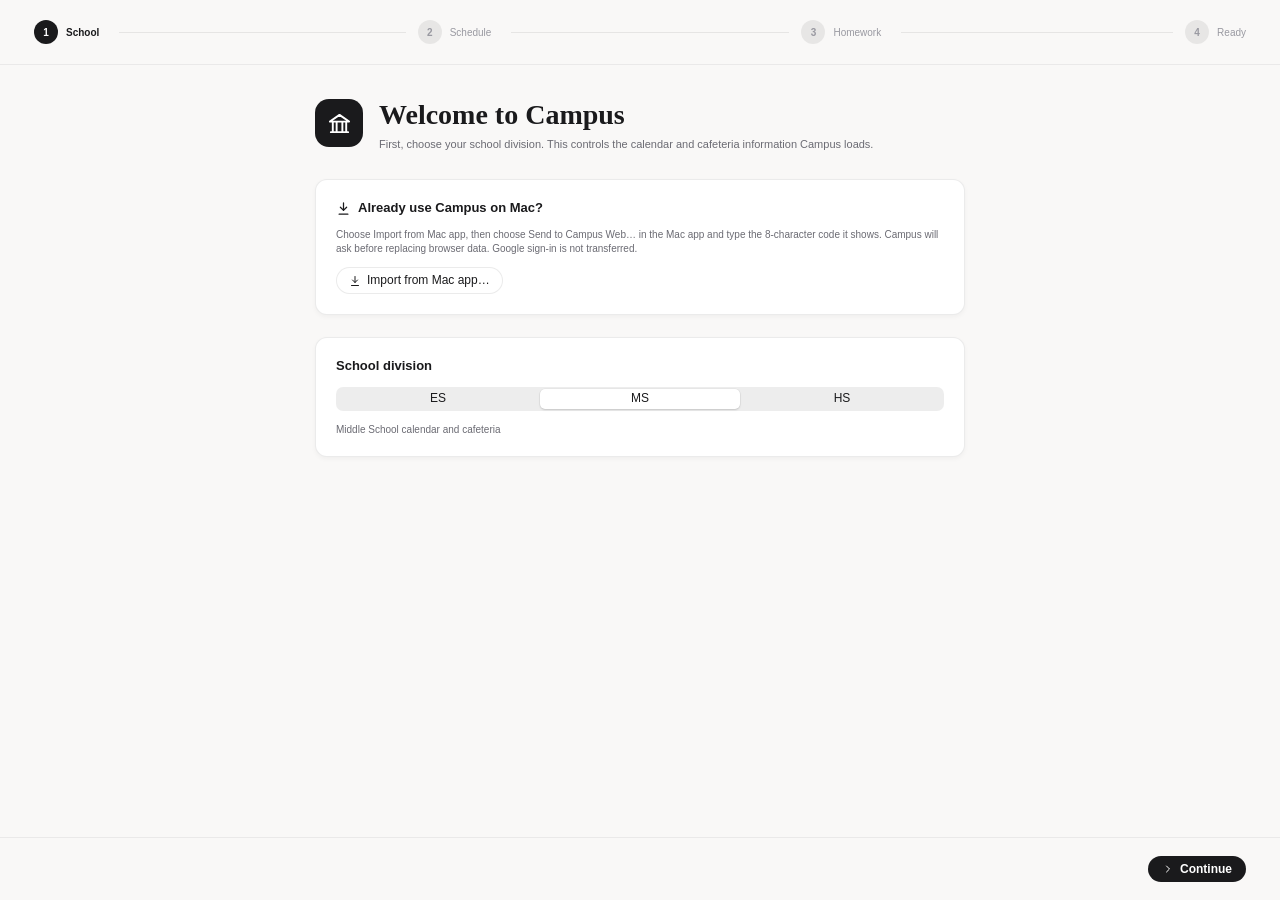
<file: index.html>
<!doctype html>
<html lang="en">
<head>
  <meta charset="utf-8">
  <meta name="viewport" content="width=device-width, initial-scale=1">
  <meta name="theme-color" content="#f9f8f7">
  <meta name="description" content="Campus keeps your KIS schedule, homework, calendar, and cafeteria menu together on this device.">
  <link rel="icon" type="image/png" href="campus-favicon-32.png">
  <link rel="manifest" href="manifest.webmanifest">
  <link rel="apple-touch-icon" href="campus-icon-192.png">
  <title>Campus</title>
  <link rel="stylesheet" href="styles.css">
  <link rel="stylesheet" href="extras.css">
  <script defer src="powerschool.js"></script>
  <script defer src="google.js"></script>
  <script defer src="transfer.js"></script>
  <script defer src="qr.js"></script>
  <script defer src="app.js"></script>
</head>
<body>
  <div class="app-shell">
    <aside class="sidebar" aria-label="Main navigation">
      <div class="brand"><span class="brand-mark"><img src="campus-icon-64.png" alt=""></span><span>Campus</span></div>
      <nav class="navigation" id="navigation"></nav>
      <div class="sidebar-bottom"><div id="app-promo"></div><button type="button" id="settings-button" class="nav-item"></button><div class="local-note">Saved on this device</div><div class="sidebar-legal"><a href="privacy.html">Privacy</a><a href="terms.html">Terms</a></div></div>
    </aside>
    <div class="main-column">
      <header class="topbar"><button class="mobile-brand" id="mobile-menu" type="button" aria-label="Open menu">☰</button><div class="topbar-title">Campus</div><div id="topbar-meta" class="topbar-meta"></div></header>
      <main id="view" class="view" tabindex="-1"></main>
    </div>
  </div>
  <div id="modal-root"></div>
  <div id="toast-root" aria-live="polite"></div>
</body>
</html>
</file>
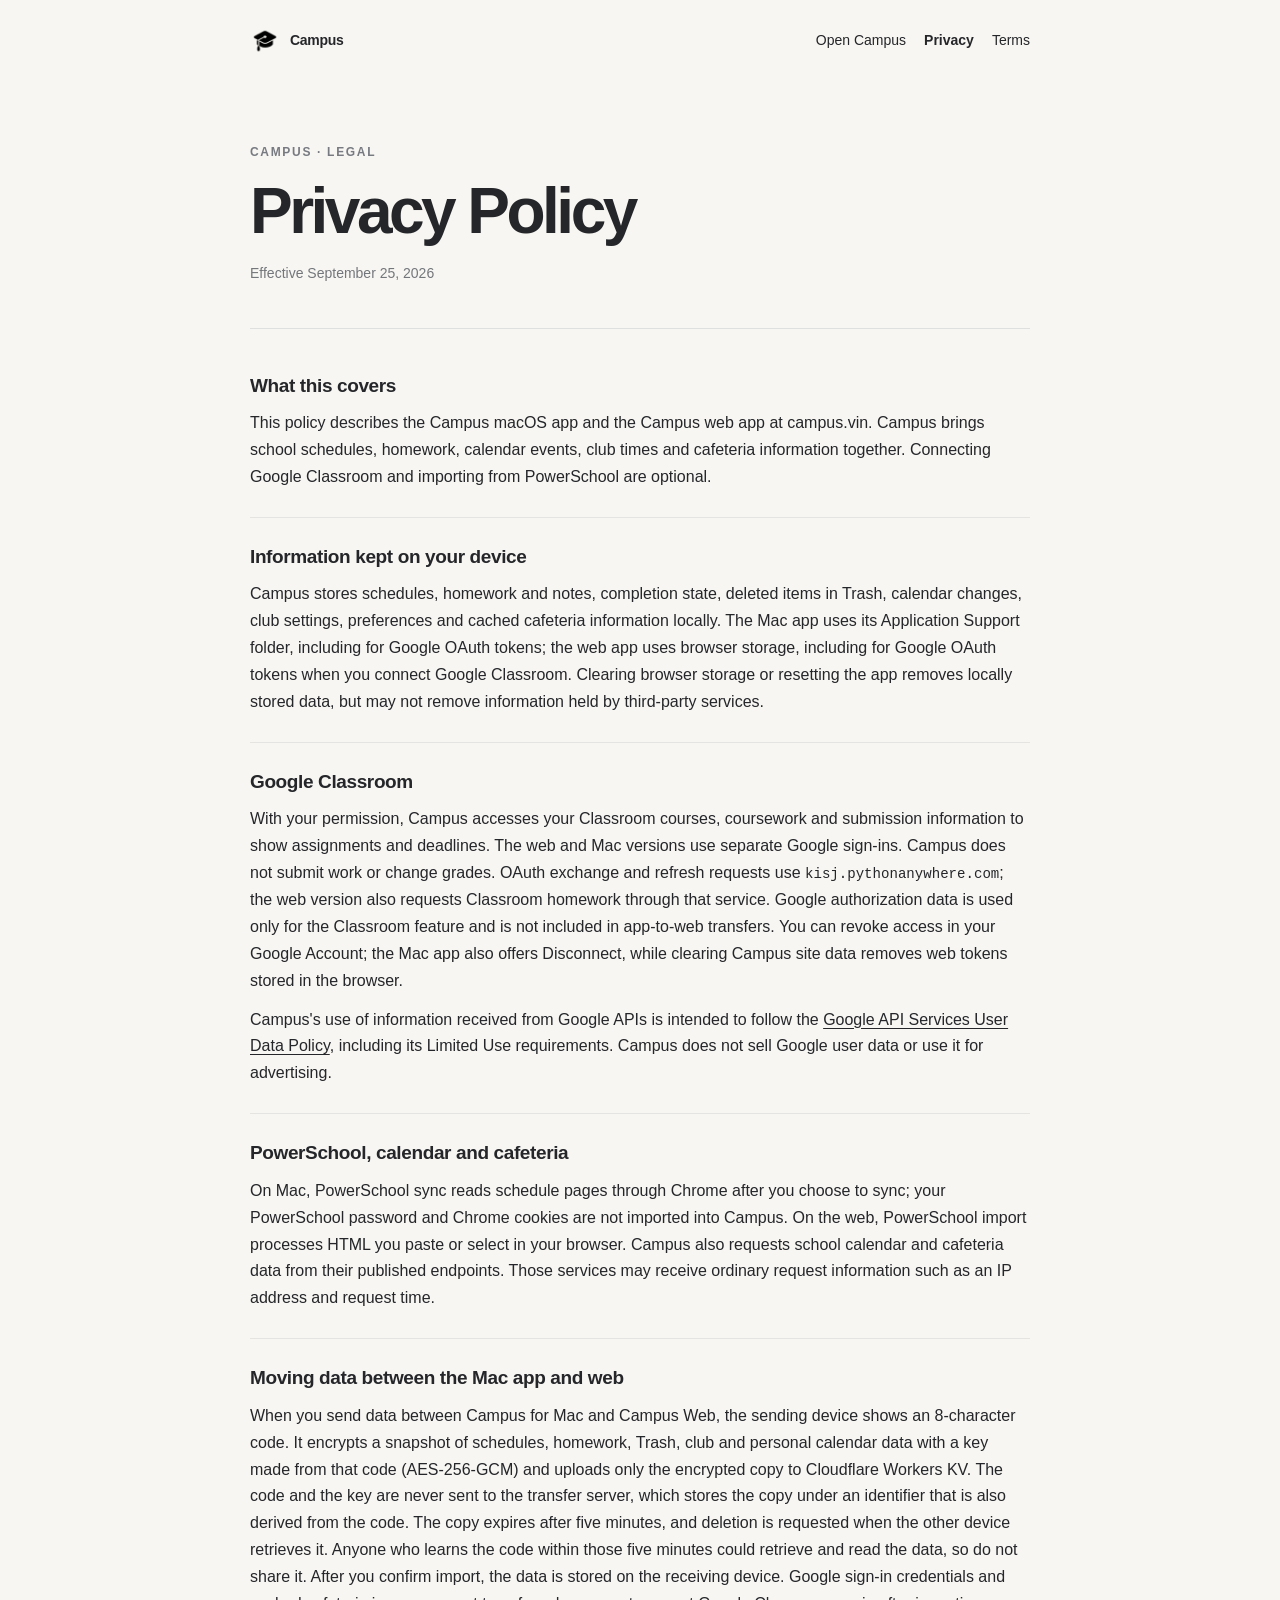
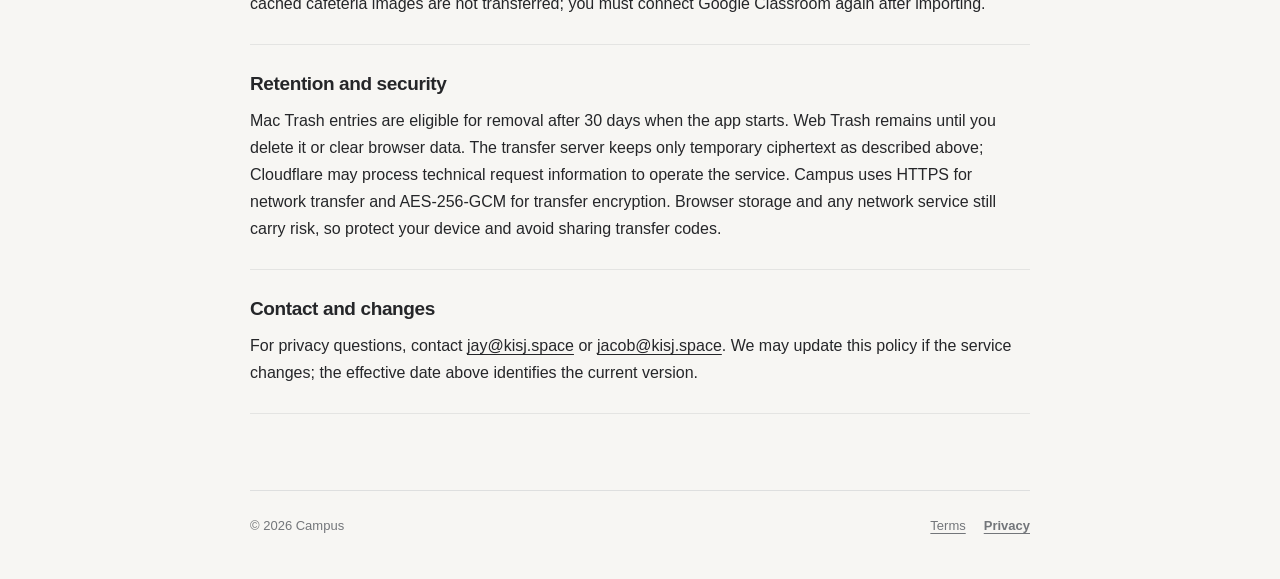
<file: privacy.html>
<!doctype html>
<html lang="en">
<head>
  <meta charset="utf-8">
  <meta name="viewport" content="width=device-width, initial-scale=1">
  <meta name="description" content="How Campus handles data in the Mac app and web version.">
  <link rel="icon" type="image/png" href="campus-favicon-32.png">
  <link rel="stylesheet" href="legal.css">
  <title>Privacy Policy · Campus</title>
</head>
<body>
  <div class="legal-shell">
    <nav class="legal-nav" aria-label="Site navigation">
      <a class="brand" href="/"><img src="campus-icon-64.png" alt="">Campus</a>
      <div class="legal-links"><a href="/">Open Campus</a><a href="privacy.html" aria-current="page">Privacy</a><a href="terms.html">Terms</a></div>
    </nav>
    <header>
      <p class="eyebrow">Campus · Legal</p>
      <h1>Privacy Policy</h1>
      <p class="effective">Effective September 25, 2026</p>
    </header>
    <main>
      <section>
        <h2>What this covers</h2>
        <p>This policy describes the Campus macOS app and the Campus web app at campus.vin. Campus brings school schedules, homework, calendar events, club times and cafeteria information together. Connecting Google Classroom and importing from PowerSchool are optional.</p>
      </section>
      <section>
        <h2>Information kept on your device</h2>
        <p>Campus stores schedules, homework and notes, completion state, deleted items in Trash, calendar changes, club settings, preferences and cached cafeteria information locally. The Mac app uses its Application Support folder, including for Google OAuth tokens; the web app uses browser storage, including for Google OAuth tokens when you connect Google Classroom. Clearing browser storage or resetting the app removes locally stored data, but may not remove information held by third-party services.</p>
      </section>
      <section>
        <h2>Google Classroom</h2>
        <p>With your permission, Campus accesses your Classroom courses, coursework and submission information to show assignments and deadlines. The web and Mac versions use separate Google sign-ins. Campus does not submit work or change grades. OAuth exchange and refresh requests use <code>kisj.pythonanywhere.com</code>; the web version also requests Classroom homework through that service. Google authorization data is used only for the Classroom feature and is not included in app-to-web transfers. You can revoke access in your Google Account; the Mac app also offers Disconnect, while clearing Campus site data removes web tokens stored in the browser.</p>
        <p>Campus's use of information received from Google APIs is intended to follow the <a href="https://developers.google.com/terms/api-services-user-data-policy">Google API Services User Data Policy</a>, including its Limited Use requirements. Campus does not sell Google user data or use it for advertising.</p>
      </section>
      <section>
        <h2>PowerSchool, calendar and cafeteria</h2>
        <p>On Mac, PowerSchool sync reads schedule pages through Chrome after you choose to sync; your PowerSchool password and Chrome cookies are not imported into Campus. On the web, PowerSchool import processes HTML you paste or select in your browser. Campus also requests school calendar and cafeteria data from their published endpoints. Those services may receive ordinary request information such as an IP address and request time.</p>
      </section>
      <section>
        <h2>Moving data between the Mac app and web</h2>
        <p>When you send data between Campus for Mac and Campus Web, the sending device shows an 8-character code. It encrypts a snapshot of schedules, homework, Trash, club and personal calendar data with a key made from that code (AES-256-GCM) and uploads only the encrypted copy to Cloudflare Workers KV. The code and the key are never sent to the transfer server, which stores the copy under an identifier that is also derived from the code. The copy expires after five minutes, and deletion is requested when the other device retrieves it. Anyone who learns the code within those five minutes could retrieve and read the data, so do not share it. After you confirm import, the data is stored on the receiving device. Google sign-in credentials and cached cafeteria images are not transferred; you must connect Google Classroom again after importing.</p>
      </section>
      <section>
        <h2>Retention and security</h2>
        <p>Mac Trash entries are eligible for removal after 30 days when the app starts. Web Trash remains until you delete it or clear browser data. The transfer server keeps only temporary ciphertext as described above; Cloudflare may process technical request information to operate the service. Campus uses HTTPS for network transfer and AES-256-GCM for transfer encryption. Browser storage and any network service still carry risk, so protect your device and avoid sharing transfer codes.</p>
      </section>
      <section>
        <h2>Contact and changes</h2>
        <p>For privacy questions, contact <a href="mailto:jay@kisj.space">jay@kisj.space</a> or <a href="mailto:jacob@kisj.space">jacob@kisj.space</a>. We may update this policy if the service changes; the effective date above identifies the current version.</p>
      </section>
    </main>
    <footer><span>© 2026 Campus</span><div class="legal-links"><a href="terms.html">Terms</a><a href="privacy.html" aria-current="page">Privacy</a></div></footer>
  </div>
</body>
</html>
</file>
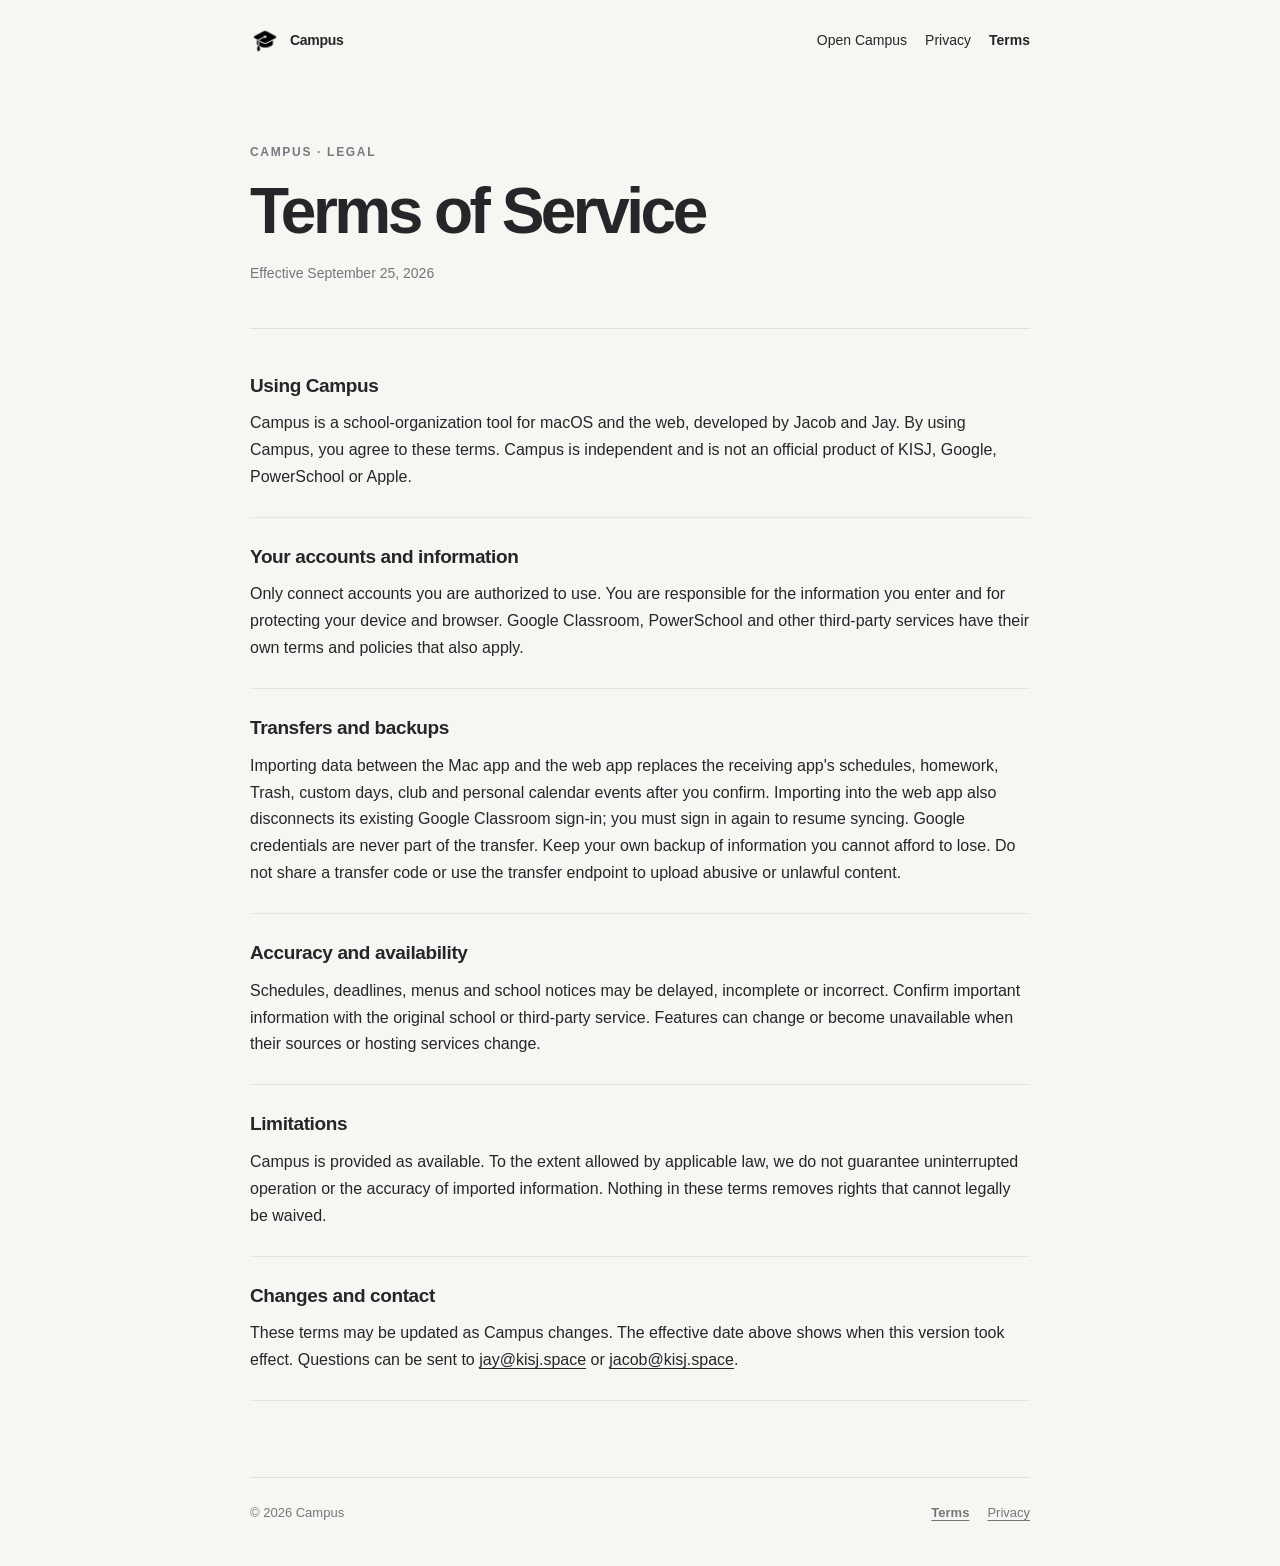
<file: terms.html>
<!doctype html>
<html lang="en">
<head>
  <meta charset="utf-8">
  <meta name="viewport" content="width=device-width, initial-scale=1">
  <meta name="description" content="Terms for the Campus Mac and web apps.">
  <link rel="icon" type="image/png" href="campus-favicon-32.png">
  <link rel="stylesheet" href="legal.css">
  <title>Terms of Service · Campus</title>
</head>
<body>
  <div class="legal-shell">
    <nav class="legal-nav" aria-label="Site navigation">
      <a class="brand" href="/"><img src="campus-icon-64.png" alt="">Campus</a>
      <div class="legal-links"><a href="/">Open Campus</a><a href="privacy.html">Privacy</a><a href="terms.html" aria-current="page">Terms</a></div>
    </nav>
    <header>
      <p class="eyebrow">Campus · Legal</p>
      <h1>Terms of Service</h1>
      <p class="effective">Effective September 25, 2026</p>
    </header>
    <main>
      <section>
        <h2>Using Campus</h2>
        <p>Campus is a school-organization tool for macOS and the web, developed by Jacob and Jay. By using Campus, you agree to these terms. Campus is independent and is not an official product of KISJ, Google, PowerSchool or Apple.</p>
      </section>
      <section>
        <h2>Your accounts and information</h2>
        <p>Only connect accounts you are authorized to use. You are responsible for the information you enter and for protecting your device and browser. Google Classroom, PowerSchool and other third-party services have their own terms and policies that also apply.</p>
      </section>
      <section>
        <h2>Transfers and backups</h2>
        <p>Importing data between the Mac app and the web app replaces the receiving app's schedules, homework, Trash, custom days, club and personal calendar events after you confirm. Importing into the web app also disconnects its existing Google Classroom sign-in; you must sign in again to resume syncing. Google credentials are never part of the transfer. Keep your own backup of information you cannot afford to lose. Do not share a transfer code or use the transfer endpoint to upload abusive or unlawful content.</p>
      </section>
      <section>
        <h2>Accuracy and availability</h2>
        <p>Schedules, deadlines, menus and school notices may be delayed, incomplete or incorrect. Confirm important information with the original school or third-party service. Features can change or become unavailable when their sources or hosting services change.</p>
      </section>
      <section>
        <h2>Limitations</h2>
        <p>Campus is provided as available. To the extent allowed by applicable law, we do not guarantee uninterrupted operation or the accuracy of imported information. Nothing in these terms removes rights that cannot legally be waived.</p>
      </section>
      <section>
        <h2>Changes and contact</h2>
        <p>These terms may be updated as Campus changes. The effective date above shows when this version took effect. Questions can be sent to <a href="mailto:jay@kisj.space">jay@kisj.space</a> or <a href="mailto:jacob@kisj.space">jacob@kisj.space</a>.</p>
      </section>
    </main>
    <footer><span>© 2026 Campus</span><div class="legal-links"><a href="terms.html" aria-current="page">Terms</a><a href="privacy.html">Privacy</a></div></footer>
  </div>
</body>
</html>
</file>
<file: styles.css>
/* Campus Web — mirrors the SwiftUI Mac app (Theme.swift, Components.swift). */
:root {
  --campus-ink: #1a1a1c;
  --campus-sub: #6b6b73;
  --campus-faint: #9999a1;
  --campus-line: rgba(0, 0, 0, .08);
  --campus-hairline: rgba(0, 0, 0, .06);
  --campus-fill: rgba(0, 0, 0, .04);
  --campus-fill-strong: rgba(0, 0, 0, .07);
  --campus-canvas: #f9f8f7;
  --campus-surface: #fff;
  --campus-on-ink: #fff;
  --campus-sidebar: #efeeed;
  --campus-selection: rgba(0, 0, 0, .08);
  --campus-red: #c73a3a;
  --campus-control: #fff;
  --font: -apple-system, BlinkMacSystemFont, "SF Pro Text", "Helvetica Neue", Arial, sans-serif;
  --serif: ui-serif, "New York", "Iowan Old Style", Georgia, "Times New Roman", serif;
  --mono: ui-monospace, "SF Mono", Menlo, monospace;
  color-scheme: light;
  font: 13px/1.3 var(--font);
  -webkit-font-smoothing: antialiased;
  font-synthesis: none;
}
body[data-theme="dark"] {
  --campus-ink: #ededed;
  --campus-sub: #b8b8b8;
  --campus-faint: #9b9b9b;
  --campus-line: rgba(255, 255, 255, .12);
  --campus-hairline: rgba(255, 255, 255, .08);
  --campus-fill: rgba(255, 255, 255, .05);
  --campus-fill-strong: rgba(255, 255, 255, .1);
  --campus-canvas: #2b2e33;
  --campus-surface: #383b40;
  --campus-on-ink: #1a1a1a;
  --campus-sidebar: #232529;
  --campus-selection: rgba(255, 255, 255, .1);
  --campus-red: #ff6961;
  --campus-control: #45484d;
  color-scheme: dark;
}
* { box-sizing: border-box; }
html, body { height: 100%; }
body { margin: 0; color: var(--campus-ink); background: var(--campus-canvas); }
button, input, select, textarea { font: inherit; color: inherit; }
button { cursor: pointer; }
button:disabled { cursor: default; }
a { color: inherit; }
:focus-visible { outline: 2px solid color-mix(in srgb, var(--campus-ink) 55%, transparent); outline-offset: 2px; }
[hidden] { display: none !important; }

/* Type */
.micro { font-size: 10.5px; font-weight: 600; letter-spacing: 1.3px; text-transform: uppercase; color: var(--campus-faint); line-height: 1.2; }
.headline { font-size: 13px; font-weight: 700; color: var(--campus-ink); }
.subheadline { font-size: 11px; line-height: 1.35; }
.caption { font-size: 10px; line-height: 1.35; }
.caption2 { font-size: 10px; line-height: 1.3; }
.strong { font-weight: 600; color: var(--campus-ink); }
.ink { color: var(--campus-ink); }
.sub { color: var(--campus-sub); }
.faint { color: var(--campus-faint); }
.mono { font-variant-numeric: tabular-nums; }
.one-line { white-space: nowrap; overflow: hidden; text-overflow: ellipsis; min-width: 0; }
.grow { flex: 1 1 auto; min-width: 0; }
.spacer { flex: 1 1 auto; }
.display-20, .display-22, .display-24 { margin: 0; font-family: var(--serif); font-weight: 600; color: var(--campus-ink); line-height: 1.15; }
.display-20 { font-size: 20px; }
.display-22 { font-size: 22px; }
.display-24 { font-size: 24px; }
.icon { width: 14px; height: 14px; flex: none; }

/* Window shell: NavigationSplitView */
.app-shell { height: 100vh; display: grid; grid-template-columns: 200px minmax(0, 1fr); }
.sidebar { display: flex; flex-direction: column; height: 100vh; padding: 14px 10px 12px; background: var(--campus-sidebar); border-right: 1px solid var(--campus-line); overflow: auto; }
.brand { padding: 4px 8px 14px; font-size: 13px; font-weight: 700; color: var(--campus-ink); }
.brand-mark { display: none; }
.navigation { display: flex; flex-direction: column; gap: 1px; }
.nav-heading { padding: 16px 8px 5px; }
.nav-item { display: flex; align-items: center; gap: 8px; width: 100%; height: 28px; padding: 0 8px; border: 0; border-radius: 6px; background: none; color: var(--campus-ink); font-size: 13px; text-align: left; }
.nav-item .nav-icon { width: 15px; height: 15px; color: var(--campus-ink); stroke-width: 1.7; }
.nav-item:hover { background: var(--campus-fill); }
.nav-item.active { background: var(--campus-selection); font-weight: 500; }
.nav-badge { margin-left: auto; padding: 1px 6px; border-radius: 999px; background: var(--campus-fill); color: var(--campus-sub); font-size: 10px; font-weight: 600; font-variant-numeric: tabular-nums; }
.sidebar-bottom { margin-top: auto; padding-top: 8px; }
#settings-button { color: var(--campus-sub); height: 32px; }
#settings-button .nav-icon { color: var(--campus-sub); }
#settings-button:hover { background: none; opacity: .72; }
.local-note { display: none; }
.app-promo { position: relative; margin: 0 0 8px; border: 1px solid var(--campus-line); border-radius: 10px; background: var(--campus-surface); }
.app-promo:hover { border-color: var(--campus-fill-strong); background: color-mix(in srgb, var(--campus-surface) 92%, var(--campus-ink)); }
.app-promo-link { display: flex; align-items: center; gap: 8px; padding: 9px 26px 9px 9px; color: var(--campus-ink); text-decoration: none; }
.app-promo-link img { width: 28px; height: 28px; flex: none; }
.app-promo-link > span { display: flex; flex-direction: column; gap: 1px; min-width: 0; }
.app-promo-title { font-size: 12px; font-weight: 600; }
.app-promo-sub { font-size: 10.5px; line-height: 1.3; color: var(--campus-sub); }
.app-promo-close { position: absolute; top: 4px; right: 4px; display: grid; place-items: center; width: 20px; height: 20px; padding: 0; border: 0; border-radius: 5px; background: none; color: var(--campus-faint); }
.app-promo-close:hover { background: var(--campus-fill-strong); color: var(--campus-ink); }
.app-promo-close .icon { width: 11px; height: 11px; }
.sidebar-legal { display: flex; gap: 12px; padding: 4px 8px 0; font-size: 10px; color: var(--campus-faint); }
.sidebar-legal a { text-decoration: none; }
.sidebar-legal a:hover { text-decoration: underline; }
.main-column { min-width: 0; height: 100vh; display: flex; flex-direction: column; }
.topbar { display: none; }
.view { flex: 1; min-height: 0; overflow: auto; outline: none; background: var(--campus-canvas); }
.page { padding: 28px; display: flex; flex-direction: column; gap: 16px; min-height: 100%; }

/* SectionHeader */
.section-header { display: flex; align-items: center; gap: 12px; }
.section-title { flex: 1 1 auto; min-width: 0; }
.section-title h1 { margin: 0; font: 600 30px/1.15 var(--serif); color: var(--campus-ink); }
.section-title p { margin: 5px 0 0; font-size: 11px; color: var(--campus-sub); }
.header-pills { display: flex; gap: 8px; align-self: baseline; }

/* Card */
.card { background: var(--campus-surface); border: 1px solid var(--campus-line); border-radius: 12px; box-shadow: 0 2px 5px rgba(0, 0, 0, .04); padding: 18px; min-width: 0; }
.card-head { display: flex; align-items: center; gap: 7px; margin-bottom: 14px; }
.card-head > .icon { width: 12px; height: 12px; color: var(--campus-faint); stroke-width: 2.2; }
.hairline { height: 1px; background: var(--campus-hairline); flex: none; }
.rows > * + * { border-top: 1px solid var(--campus-hairline); }

/* TagPill */
.pill { display: inline-flex; align-items: center; padding: 3px 7px; border: 1px solid var(--campus-line); border-radius: 999px; color: var(--campus-sub); font-size: 9.5px; font-weight: 700; letter-spacing: .8px; text-transform: uppercase; white-space: nowrap; line-height: 1.1; }
.pill.filled { background: var(--campus-ink); border-color: transparent; color: var(--campus-on-ink); }

/* Deadline badge */
.deadline { display: inline-flex; flex: none; padding: 3px 7px; border-radius: 999px; font-size: 9.5px; font-weight: 700; letter-spacing: .6px; font-variant-numeric: tabular-nums; white-space: nowrap; color: var(--tone); background: var(--tone-bg); box-shadow: inset 0 0 0 1px color-mix(in srgb, var(--tone) 16%, transparent); }
.deadline.done, .deadline.plain { --tone: var(--campus-sub); --tone-bg: var(--campus-fill); }
.deadline.overdue { --tone: #ad1414; --tone-bg: rgba(255, 59, 48, .11); }
.deadline.red { --tone: #b80f0d; --tone-bg: rgba(255, 59, 48, .14); }
.deadline.orange { --tone: #b84a05; --tone-bg: rgba(255, 149, 0, .16); }
.deadline.yellow { --tone: #8c6b05; --tone-bg: rgba(255, 204, 0, .22); }
body[data-theme="dark"] .deadline.overdue, body[data-theme="dark"] .deadline.red { --tone: #ff8a80; }
body[data-theme="dark"] .deadline.orange { --tone: #ffb35c; }
body[data-theme="dark"] .deadline.yellow { --tone: #ffd54f; }

/* Buttons: campusProminent / campusOutline / campusIcon */
.btn { display: inline-flex; align-items: center; justify-content: center; gap: 6px; min-height: 26px; padding: 5px 12px; border: 1px solid var(--campus-line); border-radius: 999px; background: var(--campus-surface); color: var(--campus-ink); font-size: 12px; font-weight: 500; line-height: 1.2; text-decoration: none; white-space: nowrap; transition: transform .3s cubic-bezier(.2, .9, .3, 1), opacity .16s, background .16s; }
.btn .icon { width: 12px; height: 12px; stroke-width: 2; }
.btn:hover:not(:disabled) { background: color-mix(in srgb, var(--campus-surface) 92%, var(--campus-ink)); }
.btn:active:not(:disabled) { background: var(--campus-fill-strong); transform: scale(.97); transition-duration: .08s; }
.btn:disabled { opacity: .45; }
.btn.prominent { border-color: transparent; background: var(--campus-ink); color: var(--campus-on-ink); font-weight: 600; padding: 5px 13px; }
.btn.prominent:hover:not(:disabled) { background: color-mix(in srgb, var(--campus-ink) 86%, var(--campus-canvas)); }
.btn.prominent:active:not(:disabled) { background: color-mix(in srgb, var(--campus-ink) 72%, var(--campus-canvas)); }
.btn.large { font-size: 17px; font-weight: 600; padding: 15px 22px; gap: 9px; }
.btn.large .icon { width: 17px; height: 17px; }
.btn.destructive { color: var(--campus-red); }
.btn.bordered-destructive { align-self: flex-start; border-radius: 6px; min-height: 24px; padding: 3px 10px; color: var(--campus-red); background: color-mix(in srgb, var(--campus-red) 10%, var(--campus-surface)); border-color: color-mix(in srgb, var(--campus-red) 25%, transparent); font-size: 13px; }
.icon-button { display: grid; place-items: center; flex: none; width: 26px; height: 26px; border: 0; border-radius: 50%; background: var(--campus-fill); color: var(--campus-sub); transition: transform .3s cubic-bezier(.2, .9, .3, 1); }
.icon-button .icon { width: 12px; height: 12px; stroke-width: 2.2; }
.icon-button:hover { background: var(--campus-fill-strong); }
.icon-button:active { transform: scale(.97); }
.btn.icon-capsule { width: 38px; padding: 5px 0; }
.plain-link { border: 0; background: none; padding: 0; color: var(--campus-sub); font-size: 12px; }
.plain-link:hover { opacity: .72; }
.soft-capsule { display: inline-flex; align-items: center; gap: 6px; border: 0; border-radius: 999px; padding: 5px 9px; background: var(--campus-fill); color: var(--campus-sub); font-size: 11px; font-weight: 500; }
.soft-capsule .icon { width: 11px; height: 11px; }
.button-row { display: flex; flex-wrap: wrap; gap: 8px; align-items: center; }
.stacked-buttons { display: flex; flex-direction: column; align-items: flex-start; gap: 8px; }
.spinner { width: 12px; height: 12px; flex: none; border-radius: 50%; border: 1.6px solid color-mix(in srgb, currentColor 25%, transparent); border-top-color: currentColor; animation: spin .8s linear infinite; }
@keyframes spin { to { transform: rotate(360deg); } }

/* Segmented picker */
.segmented { display: flex; flex: none; max-width: 100%; padding: 2px; gap: 2px; border-radius: 7px; background: var(--campus-fill-strong); }
.segmented button { flex: 1 1 0; min-width: 0; height: 20px; padding: 0 10px; border: 0; border-radius: 5px; background: none; color: var(--campus-ink); font-size: 12px; white-space: nowrap; overflow: hidden; text-overflow: ellipsis; }
.segmented button:hover:not(.active) { background: var(--campus-fill); }
.segmented button.active { background: var(--campus-control); box-shadow: 0 1px 2px rgba(0, 0, 0, .14), 0 0 0 .5px rgba(0, 0, 0, .06); font-weight: 500; }

/* Inputs */
.text-field, .row-field, .popup, .grouped-form input, .grouped-form textarea { height: 22px; padding: 2px 7px; border: 1px solid var(--campus-line); border-radius: 5px; background: var(--campus-control); color: var(--campus-ink); font-size: 13px; box-shadow: inset 0 .5px 1px rgba(0, 0, 0, .06); outline: none; }
.text-field:focus, .row-field:focus, .subject-field:focus, .popup:focus, .grouped-form input:focus, .grouped-form textarea:focus, .note-editor:focus, .notes-field:focus, .event-title-field:focus { box-shadow: 0 0 0 3px color-mix(in srgb, var(--campus-ink) 18%, transparent); }
.text-field:disabled, .row-field:disabled { opacity: .5; }
.popup { height: 22px; padding: 0 6px; }
.checkbox { display: inline-flex; align-items: center; gap: 6px; font-size: 13px; cursor: pointer; }
.checkbox input { width: 14px; height: 14px; margin: 0; accent-color: var(--campus-ink); }
.checkbox:has(input:disabled) { opacity: .5; cursor: default; }
.checkbox-row { display: flex; flex-wrap: wrap; gap: 18px; }
.switch { display: inline-flex; align-items: center; gap: 8px; cursor: pointer; }
.switch input { position: absolute; opacity: 0; pointer-events: none; }
.switch-track { position: relative; width: 26px; height: 15px; flex: none; border-radius: 999px; background: var(--campus-fill-strong); box-shadow: inset 0 0 0 1px var(--campus-line); transition: background .2s; }
.switch-track::after { content: ""; position: absolute; top: 1.5px; left: 1.5px; width: 12px; height: 12px; border-radius: 50%; background: #fff; box-shadow: 0 1px 2px rgba(0, 0, 0, .25); transition: transform .2s; }
.switch input:checked + .switch-track { background: var(--campus-ink); }
.switch input:checked + .switch-track::after { transform: translateX(11px); }
.switch input:focus-visible + .switch-track { outline: 2px solid var(--campus-sub); outline-offset: 2px; }
.switch input:disabled + .switch-track { opacity: .5; }
.field-group { display: flex; flex-direction: column; gap: 6px; }

/* TimeEditor: two NSSteppers */
.time-editor { display: inline-flex; align-items: center; gap: 6px; }
.time-editor .colon { color: var(--campus-faint); }
.stepper { display: inline-flex; align-items: center; justify-content: space-between; gap: 6px; width: 64px; font-variant-numeric: tabular-nums; font-size: 13px; }
.stepper > span:first-child { flex: 1; text-align: left; }
.stepper-arrows { display: inline-flex; flex-direction: column; width: 13px; height: 22px; border-radius: 4px; background: var(--campus-control); box-shadow: 0 0 0 .5px rgba(0, 0, 0, .18), 0 1px 1px rgba(0, 0, 0, .08); overflow: hidden; }
.stepper-arrows button { flex: 1; display: grid; place-items: center; padding: 0; border: 0; background: none; color: var(--campus-sub); }
.stepper-arrows button:hover:not(:disabled) { background: var(--campus-fill-strong); }
.stepper-arrows button:active:not(:disabled) { background: var(--campus-ink); color: var(--campus-on-ink); }
.stepper-arrows svg { width: 7px; height: 5px; fill: none; stroke: currentColor; stroke-width: 1.6; stroke-linecap: round; stroke-linejoin: round; }
.time-editor.disabled { opacity: .5; }

/* Pull-down menus (Menu with .borderlessButton) */
.menu { position: relative; flex: none; }
.menu summary { list-style: none; }
.menu summary::-webkit-details-marker { display: none; }
.menu-button { display: inline-flex; align-items: center; gap: 6px; height: 26px; padding: 0 6px; border-radius: 6px; color: var(--campus-ink); font-size: 13px; cursor: pointer; user-select: none; }
.menu-button .icon { width: 14px; height: 14px; }
.menu-button .menu-chevron { width: 9px; height: 9px; stroke-width: 2.4; color: var(--campus-sub); }
.menu-button:hover, .menu[open] .menu-button { background: var(--campus-fill); }
.menu-panel { position: absolute; top: calc(100% + 4px); left: 0; z-index: 30; min-width: 220px; padding: 5px; display: flex; flex-direction: column; border-radius: 9px; background: color-mix(in srgb, var(--campus-surface) 94%, transparent); backdrop-filter: blur(20px); border: 1px solid var(--campus-line); box-shadow: 0 10px 30px rgba(0, 0, 0, .16); }
.menu-panel button { border: 0; background: none; text-align: left; padding: 4px 9px; border-radius: 5px; font-size: 13px; white-space: nowrap; }
.menu-panel button:hover { background: #3478f6; color: #fff; }
.menu-panel button.destructive { color: var(--campus-red); }
.menu-panel button.destructive:hover { background: var(--campus-red); color: #fff; }
.menu-panel hr { width: calc(100% - 18px); margin: 5px 9px; border: 0; border-top: 1px solid var(--campus-line); }
.menu-panel .text-field { margin: 3px 4px 5px; }
.menu-disabled { padding: 4px 9px; color: var(--campus-faint); font-size: 13px; }

/* InlineNotice */
.inline-notice { display: flex; align-items: flex-start; gap: 7px; padding: 8px 10px; border-radius: 8px; background: var(--campus-fill); color: var(--campus-sub); font-size: 10.5px; line-height: 1.4; }
.inline-notice .icon { width: 11px; height: 11px; margin-top: 1px; stroke-width: 2.4; }

/* EmptyStateView */
.empty-state { display: flex; flex-direction: column; align-items: center; justify-content: center; gap: 10px; min-height: 180px; padding: 12px; text-align: center; }
.empty-state .icon { width: 28px; height: 28px; color: var(--campus-faint); stroke-width: 1.3; }
.empty-state strong { font-size: 13px; color: var(--campus-ink); }
.empty-state p { margin: 0; max-width: 320px; font-size: 11px; line-height: 1.4; color: var(--campus-sub); }

/* ThinProgressBar */
.thin-progress { height: 4px; margin-top: 2px; border-radius: 999px; background: var(--campus-fill-strong); overflow: hidden; }
.thin-progress span { display: block; height: 100%; border-radius: 999px; background: var(--campus-ink); transition: width .3s; }

/* CampusColorPicker */
.color-picker { display: flex; align-items: center; gap: 10px; flex-wrap: wrap; }
.color-swatch { width: 34px; height: 34px; border-radius: 7px; background: var(--campus-fill-strong); box-shadow: inset 0 0 0 1px var(--campus-line); flex: none; }
.color-label { display: flex; flex-direction: column; gap: 2px; min-width: 70px; }
.color-label strong { font-size: 10px; font-weight: 600; color: var(--campus-sub); }
.color-label small { font: 9.5px var(--mono); color: var(--campus-faint); }
.color-preset { width: 22px; height: 22px; padding: 0; border: 0; border-radius: 50%; background: var(--preset); box-shadow: inset 0 0 0 1px var(--campus-line); flex: none; transition: transform .2s; }
.color-preset.selected { box-shadow: inset 0 0 0 2px color-mix(in srgb, var(--campus-ink) 55%, transparent), inset 0 0 0 5px #fff; }
.color-preset:active { transform: scale(.94); }
.color-custom { position: relative; width: 22px; height: 22px; flex: none; border-radius: 50%; background: conic-gradient(#f44, #fd4, #4d8, #4cf, #75f, #f4c, #f44); cursor: pointer; }
.color-custom input { position: absolute; inset: 0; width: 100%; height: 100%; opacity: 0; cursor: pointer; }
.color-clear { display: grid; place-items: center; border: 0; background: none; padding: 0; color: var(--campus-faint); }
.color-clear .icon { width: 15px; height: 15px; }

/* Today */
.now-next { display: flex; gap: 22px; }
.vertical-rule { width: 1px; background: var(--campus-hairline); flex: none; }
.status-column { flex: 1 1 0; min-width: 0; min-height: 150px; display: flex; flex-direction: column; align-items: flex-start; gap: 8px; }
.class-title { font-size: 21px; font-weight: 600; line-height: 1.2; color: var(--campus-ink); }
.class-title-button { display: inline-flex; align-items: center; gap: 6px; max-width: 100%; border: 0; padding: 0; background: none; text-align: left; }
.class-title-button .icon { width: 10px; height: 10px; stroke-width: 3; color: var(--campus-faint); }
.class-title-button:hover { opacity: .72; }
.countdown { font-size: 14px; font-weight: 600; font-variant-numeric: tabular-nums; color: var(--campus-ink); }
.status-column .thin-progress { align-self: stretch; }
.empty-title { font-size: 17px; font-weight: 600; color: var(--campus-ink); }
.due-row, .event-row { display: flex; align-items: center; gap: 12px; padding: 7px 0; }
.event-row { align-items: baseline; }
.row-title { font-size: 14px; font-weight: 500; color: var(--campus-ink); white-space: nowrap; overflow: hidden; text-overflow: ellipsis; }
.event-title { font-size: 13px; font-weight: 600; color: var(--campus-ink); }
.event-row .caption { margin-top: 3px; }
.due-empty { display: flex; align-items: center; gap: 9px; padding: 2px 0; font-size: 11px; color: var(--campus-sub); }
.due-empty .icon { width: 13px; height: 13px; color: var(--campus-faint); }
.two-up { display: flex; align-items: flex-start; gap: 16px; }
.two-up > .card { flex: 1 1 0; }
.cafeteria-card { min-height: 320px; display: flex; flex-direction: column; }
.cafeteria-card > :not(.card-head) + :not(.card-head) { margin-top: 12px; }
.calendar-summary-card { min-height: 240px; }
.menu-thumb { display: flex; justify-content: center; align-items: center; width: 100%; min-height: 180px; max-height: 260px; padding: 8px; border: 0; border-radius: 8px; background: var(--campus-fill); }
.menu-thumb img { max-width: 100%; max-height: 244px; object-fit: contain; }
.menu-thumb:hover { opacity: .85; }

/* Today's schedule popover */
.day-schedule { display: flex; flex-direction: column; gap: 14px; padding: 18px; max-height: 520px; }
.day-schedule-head { display: flex; align-items: flex-start; gap: 10px; }
.day-schedule-head > div { flex: 1; }
.day-schedule-head .caption { margin-top: 3px; }
.day-schedule-list { overflow: auto; }
.day-row { display: flex; align-items: center; gap: 12px; padding: 8px 0; }
.day-row + .day-row { border-top: 1px solid var(--campus-hairline); }
.day-row-time { width: 68px; flex: none; text-align: right; font-size: 11px; font-weight: 500; font-variant-numeric: tabular-nums; color: var(--campus-faint); line-height: 1.35; }
.day-row-bar { width: 3px; height: 34px; border-radius: 1.5px; background: var(--campus-line); flex: none; }
.day-row-subject { font-size: 13.5px; font-weight: 500; color: var(--campus-ink); white-space: nowrap; overflow: hidden; text-overflow: ellipsis; }
.day-row.now .day-row-time { color: var(--campus-ink); }
.day-row.now .day-row-bar { background: var(--campus-ink); }
.day-row.now .day-row-subject { font-weight: 600; }
</file>
<file: extras.css>
/* Campus Web — page layouts, sheets and responsive rules. */

/* Schedule */
.initial-setup { flex: 1; display: flex; flex-direction: column; align-items: center; justify-content: center; gap: 18px; min-height: 420px; }
.schedule-controls, .weekday-controls { display: flex; align-items: center; gap: 12px; }
.weekday-controls { gap: 14px; }
.schedule-list { flex: 1; min-height: 170px; border: 1px solid var(--campus-line); border-radius: 12px; background: var(--campus-surface); overflow: hidden; padding: 0 10px; }
.editor-row { padding: 9px 8px; border-radius: 6px; }
.editor-row + .editor-row { box-shadow: 0 -1px 0 var(--campus-hairline); }
.editor-row.current { background: var(--campus-fill); }
.editor-head { display: flex; align-items: center; gap: 8px; margin-bottom: 10px; }
.subject-field { flex: 1; min-width: 0; height: 24px; padding: 2px 6px; margin-left: -6px; border: 1px solid transparent; border-radius: 5px; background: none; font-size: 13px; font-weight: 700; color: var(--campus-ink); outline: none; }
.subject-field:hover { border-color: var(--campus-line); }
.subject-field:focus { border-color: var(--campus-line); background: var(--campus-control); }
.row-delete { display: grid; place-items: center; width: 22px; height: 22px; padding: 0; border: 0; border-radius: 5px; background: none; color: var(--campus-red); opacity: 0; transition: opacity .16s; }
.row-delete .icon { width: 13px; height: 13px; }
.editor-row:hover .row-delete, .row-delete:focus-visible { opacity: .8; }
.editor-grid { display: grid; grid-template-columns: auto minmax(90px, 1fr) auto minmax(90px, 1fr); align-items: center; gap: 8px 14px; }
.editor-grid > span { font-size: 10px; color: var(--campus-faint); }
.editor-grid .row-field { width: 100%; }
.schedule-footer { display: flex; justify-content: space-between; gap: 12px; font-size: 10px; color: var(--campus-faint); }
.club-card { flex: 1; display: flex; flex-direction: column; gap: 18px; }
.club-head { display: flex; align-items: center; gap: 12px; }
.club-head > div { flex: 1; }
.club-head .subheadline { margin-top: 4px; }
.club-fields { display: flex; flex-direction: column; gap: 18px; }
.club-times { display: flex; align-items: flex-end; gap: 28px; }
.club-summary { display: flex; align-items: center; gap: 10px; padding: 12px; border-radius: 10px; background: var(--campus-fill); color: var(--campus-sub); font-size: 11px; }
.club-summary .icon { width: 13px; height: 13px; }
.custom-bar { display: flex; flex-direction: column; gap: 10px; padding: 14px; }
.custom-fields { display: flex; align-items: flex-end; gap: 16px; flex-wrap: wrap; }
.custom-fields .field-group { gap: 5px; }
.custom-fields .caption { height: 22px; display: flex; align-items: center; }
.custom-actions { display: flex; align-items: center; gap: 10px; flex-wrap: wrap; }
.custom-summary { display: flex; align-items: center; gap: 10px; padding: 9px 14px; border-radius: 10px; }

/* PowerSchool sync sheet */
.transfer-sheet { display: flex; flex-direction: column; gap: 14px; padding: 24px; min-width: min(420px, 100%); }
.transfer-sheet-head { display: flex; align-items: center; gap: 12px; }
.transfer-sheet-head h2 { flex: 1; }
.transfer-sheet p { margin: 0; line-height: 1.5; }
.code-input { width: 100%; height: 56px; padding: 0 12px; border: 1.5px solid var(--campus-line); border-radius: 10px; background: var(--campus-fill); color: var(--campus-ink); font: 600 26px/1 ui-monospace, SFMono-Regular, Menlo, monospace; letter-spacing: .14em; text-align: center; text-transform: uppercase; }
.code-input:focus { outline: none; border-color: var(--campus-sub); background: var(--campus-surface); }
.code-input::placeholder { color: var(--campus-faint); letter-spacing: .14em; }
.code-display { padding: 18px 12px; border: 1px solid var(--campus-line); border-radius: 12px; background: var(--campus-fill); font: 700 34px/1 ui-monospace, SFMono-Regular, Menlo, monospace; letter-spacing: .16em; text-align: center; user-select: all; }
.transfer-expiry { text-align: center; font-variant-numeric: tabular-nums; }
.transfer-wait { display: flex; align-items: center; justify-content: center; gap: 10px; padding: 22px 0; color: var(--campus-sub); }
.sync-sheet, .settings-sheet { display: flex; flex-direction: column; max-height: min(88vh, 720px); }
.sync-sheet .sheet-scroll { padding: 24px 24px 12px; display: flex; flex-direction: column; gap: 18px; overflow: auto; }
.instructions { display: flex; flex-direction: column; gap: 12px; padding: 16px; }
.instruction { display: flex; align-items: flex-start; gap: 10px; }
.instruction-number { display: grid; place-items: center; width: 20px; height: 20px; flex: none; border-radius: 50%; background: var(--campus-ink); color: var(--campus-on-ink); font-size: 10px; font-weight: 700; }
.instruction .subheadline { padding-top: 3px; }
.paste-step { display: flex; flex-direction: column; gap: 7px; }
.paste-step + .paste-step { margin-top: 6px; }
.paste-step-head { display: flex; align-items: center; gap: 8px; font-size: 13px; }
.paste-step p { margin: 0; }
.paste-actions { display: flex; flex-wrap: wrap; gap: 8px; }
.paste-actions label { cursor: pointer; }
.paste-zone { height: 54px; resize: none; padding: 16px; border: 1.5px dashed var(--campus-line); border-radius: 8px; background: var(--campus-fill); color: var(--campus-sub); text-align: center; font-size: 11px; outline: none; }
.paste-zone:focus { border-color: var(--campus-sub); background: var(--campus-surface); }
.paste-zone.ready { border-style: solid; border-color: var(--campus-line); background: var(--campus-fill-strong); }
.paste-zone::placeholder { color: var(--campus-sub); }
.status-block { display: flex; flex-direction: column; gap: 8px; }
.manual-rotation { display: flex; flex-direction: column; gap: 12px; padding: 14px; border-radius: 10px; background: var(--campus-fill); }
.manual-rotation .caption { margin-top: 4px; }
.manual-row { display: flex; align-items: center; gap: 12px; }
.manual-row > span { width: 58px; flex: none; font-weight: 500; }
.manual-row .segmented { flex: 0 1 auto; }
.summary-grid { padding: 6px 14px; border-radius: 10px; }
.summary-row { display: flex; align-items: center; gap: 10px; padding: 5px 0; }
.summary-row + .summary-row { border-top: 1px solid var(--campus-hairline); }
.summary-day { width: 86px; font-size: 12px; }
.sheet-footer { display: flex; align-items: center; gap: 10px; padding: 14px 24px 20px; }

/* Homework */
.homework-page { height: 100%; }
.homework-layout { flex: 1; display: flex; align-items: flex-start; gap: 16px; min-height: 0; }
.classroom-panel { width: 240px; flex: none; display: flex; flex-direction: column; align-items: flex-start; gap: 12px; }
.classroom-panel .card-head { margin: 0; }
.classroom-panel .inline-notice { align-self: stretch; }
.assignments-panel { flex: 1; min-width: 0; align-self: stretch; display: flex; flex-direction: column; gap: 12px; }
.assignments-panel > .segmented { width: 100%; }
.assignment-toolbar { display: flex; align-items: center; gap: 10px; min-height: 26px; }
.undo-banner { display: flex; align-items: center; gap: 10px; padding: 10px; border-radius: 8px; font-size: 10px; color: var(--campus-sub); }
.undo-banner .icon { width: 12px; height: 12px; }
.list-surface { flex: 1; min-height: 260px; border: 1px solid var(--campus-line); border-radius: 12px; background: var(--campus-surface); overflow: hidden; }
.assignment-list { padding: 4px 10px; }
.assignment-row { --tint: transparent; display: flex; align-items: center; gap: 10px; margin: 5px 0; padding: 7px 8px; border-radius: 8px; background: color-mix(in srgb, var(--tint) 14%, transparent); box-shadow: inset 0 0 0 1px color-mix(in srgb, var(--tint) 22%, transparent); transition: background .3s; }
.assignment-row.complete { background: color-mix(in srgb, var(--tint) 6%, transparent); }
.assignment-row:not(.tinted) + .assignment-row:not(.tinted) { box-shadow: 0 -6px 0 -5px var(--campus-hairline); }
.assignment-accent { width: 5px; height: 38px; flex: none; border-radius: 2px; background: var(--campus-line); }
.assignment-row.tinted .assignment-accent { background: var(--tint); }
.row-trash { display: grid; place-items: center; width: 18px; height: 18px; padding: 0; border: 0; background: none; color: color-mix(in srgb, #ff3b30 78%, transparent); flex: none; }
.row-trash .icon { width: 13px; height: 13px; }
.complete-circle, .select-circle { position: relative; display: grid; place-items: center; width: 32px; height: 32px; padding: 0; border: 0; background: none; flex: none; }
.complete-circle::before, .select-circle::before { content: ""; position: absolute; top: 50%; left: 50%; width: 17px; height: 17px; margin: -8.5px 0 0 -8.5px; border-radius: 50%; box-shadow: inset 0 0 0 1.5px var(--campus-line); }
.select-circle::before { width: 19px; height: 19px; margin: -9.5px 0 0 -9.5px; }
.assignment-row.tinted .complete-circle::before { box-shadow: inset 0 0 0 1.5px var(--tint); }
.complete-circle.on::before, .select-circle.on::before { background: var(--campus-ink); box-shadow: none; }
.assignment-row.tinted .complete-circle.on::before { background: var(--tint); }
.complete-circle .icon, .select-circle .icon { position: relative; width: 10px; height: 10px; stroke-width: 3.2; color: var(--campus-on-ink); }
.assignment-row.tinted .complete-circle .icon { color: #fff; }
.assignment-text { flex: 1; min-width: 0; display: flex; flex-direction: column; gap: 3px; }
.assignment-title { font-size: 13px; color: var(--campus-ink); }
.assignment-row.complete .assignment-title { color: var(--campus-faint); text-decoration: line-through; }
.note-button { display: grid; place-items: center; padding: 2px; border: 0; background: none; color: var(--campus-sub); flex: none; }
.note-button .icon { width: 13px; height: 13px; stroke-width: 2.1; }
.note-button:hover { opacity: .72; }

/* Homework sheets */
.detail-sheet, .manual-editor { display: flex; flex-direction: column; gap: 18px; padding: 24px; }
.detail-head { display: flex; align-items: flex-start; gap: 14px; }
.detail-head .subheadline { margin-top: 5px; }
.detail-grid { display: grid; grid-template-columns: 64px 1fr; align-items: center; gap: 9px 24px; }
.detail-grid .subheadline { color: var(--campus-ink); }
.note-editor { min-height: 110px; resize: vertical; padding: 8px; border: 1px solid var(--campus-line); border-radius: 8px; background: var(--campus-fill); color: var(--campus-ink); font-size: 13px; line-height: 1.4; outline: none; }
.detail-sheet > .micro { margin-bottom: -10px; }
.sheet-actions { display: flex; align-items: center; gap: 10px; }
.manual-editor .subheadline { margin-top: 5px; }
.grouped-form { display: flex; flex-direction: column; border-radius: 8px; background: var(--campus-fill); box-shadow: inset 0 0 0 1px var(--campus-hairline); padding: 0 12px; }
.grouped-form label { display: flex; align-items: center; justify-content: space-between; gap: 16px; min-height: 38px; padding: 6px 0; font-size: 13px; }
.grouped-form label + label, .grouped-form .form-error + label { border-top: 1px solid var(--campus-hairline); }
.grouped-form label > span { flex: none; }
.grouped-form input, .grouped-form textarea { flex: 1; max-width: 260px; text-align: right; border-color: transparent; background: none; box-shadow: none; }
.grouped-form input:focus, .grouped-form textarea:focus { background: var(--campus-control); border-color: var(--campus-line); text-align: left; }
.grouped-form label.tall { align-items: flex-start; }
.grouped-form textarea { height: auto; min-height: 54px; resize: vertical; text-align: left; }
.grouped-form input[type="datetime-local"] { text-align: right; max-width: 210px; }
.form-error { padding: 0 0 8px; font-size: 10px; color: color-mix(in srgb, #ff3b30 78%, var(--campus-ink)); }
.bulk-color { display: flex; flex-direction: column; gap: 16px; padding: 20px; }

/* Calendar */
.calendar-page { height: 100%; gap: 14px; padding: 24px; }
.calendar-page .section-title h1 { font-size: 28px; }
.calendar-actions { display: flex; align-items: center; gap: 8px; flex: none; }
.calendar-error { white-space: nowrap; overflow: hidden; text-overflow: ellipsis; }
.month-card { flex: 1; padding: 14px; display: flex; flex-direction: column; gap: 8px; overflow: auto; }
.weekday-labels, .week-row { display: grid; grid-template-columns: repeat(7, minmax(0, 1fr)); gap: 8px; }
.weekday-labels { text-align: center; }
.week-row { position: relative; }
.day-cell { display: flex; flex-direction: column; align-items: flex-start; gap: 5px; min-width: 0; padding: 8px; border-radius: 8px; background: color-mix(in srgb, var(--campus-fill) 50%, transparent); overflow: hidden; }
.day-cell.busy { background: var(--campus-fill); }
.day-cell.no-school { background: var(--campus-fill-strong); box-shadow: inset 0 0 0 1px var(--campus-line); }
.day-cell.blank { background: none; }
.day-number { padding: 3px 7px; border-radius: 999px; font-size: 12px; font-weight: 600; font-variant-numeric: tabular-nums; color: var(--campus-ink); line-height: 1.1; }
.day-number.today { background: var(--campus-ink); color: var(--campus-on-ink); }
.day-cell > div[style] { flex: none; }
.due-chip { display: flex; align-items: center; gap: 5px; width: 100%; padding: 3px 6px; border: 0; border-radius: 5px; background: color-mix(in srgb, var(--tint) 13%, transparent); text-align: left; font-size: 10px; color: var(--campus-sub); }
.due-chip .icon { width: 9px; height: 9px; stroke-width: 3; color: var(--tint); }
.due-chip span { min-width: 0; white-space: nowrap; overflow: hidden; text-overflow: ellipsis; }
.due-chip.complete { background: var(--campus-fill); color: var(--campus-faint); }
.due-chip.complete .icon { color: var(--campus-faint); }
.due-chip.complete span { text-decoration: line-through; }
.due-chip:hover { opacity: .72; }
.band-layer { position: absolute; top: 34px; left: 0; right: 0; display: grid; grid-template-columns: repeat(7, minmax(0, 1fr)); column-gap: 8px; row-gap: 3px; pointer-events: none; }
.band { min-width: 0; height: 21px; margin: 0 3px; padding: 0 7px; border: 0; border-radius: 5px; text-align: left; font-size: 11px; font-weight: 500; white-space: nowrap; overflow: hidden; text-overflow: ellipsis; pointer-events: auto; }
.band.before { border-top-left-radius: 0; border-bottom-left-radius: 0; margin-left: -1px; }
.band.after { border-top-right-radius: 0; border-bottom-right-radius: 0; margin-right: -1px; }
.band:hover { opacity: .85; }

/* Event editor sheet */
.event-editor { display: flex; flex-direction: column; max-height: min(88vh, 620px); background: var(--campus-canvas); }
.event-editor-head { display: flex; align-items: center; gap: 14px; padding: 20px; background: var(--campus-surface); border-bottom: 1px solid var(--campus-line); }
.event-editor-head .caption { margin-top: 2px; }
.event-editor-icon { display: grid; place-items: center; width: 42px; height: 42px; flex: none; border-radius: 11px; background: var(--campus-ink); color: var(--campus-on-ink); }
.event-editor-icon .icon { width: 20px; height: 20px; stroke-width: 2.1; }
.event-editor-body { display: flex; flex-direction: column; gap: 20px; padding: 24px; overflow: auto; }
.event-editor-body .field-group { gap: 8px; }
.event-editor-body .field-group > .micro + .card { margin-top: 4px; }
.event-title-field { height: 48px; padding: 0 14px; border: 1px solid var(--campus-line); border-radius: 10px; background: var(--campus-surface); font-size: 19px; font-weight: 600; outline: none; }
.editor-card { display: flex; flex-direction: column; gap: 12px; padding: 16px; }
.editor-card.disabled { opacity: .6; }
.editor-line { display: flex; align-items: center; gap: 12px; }
.inline-label { display: inline-flex; align-items: center; gap: 8px; }
.category-chips { display: flex; flex-wrap: wrap; gap: 8px; }
.category-chips button { padding: 6px 10px; border: 0; border-radius: 999px; background: var(--campus-fill); color: var(--campus-sub); font-size: 10px; font-weight: 600; }
.category-chips button.active { background: var(--campus-ink); color: var(--campus-on-ink); }
.toggle-row { justify-content: space-between; }
.toggle-row > span:first-child { display: flex; flex-direction: column; gap: 2px; }
.toggle-row strong { font-size: 11px; }
.toggle-row small { font-size: 10px; color: var(--campus-faint); }
.notes-field { min-height: 70px; resize: vertical; padding: 12px; border: 1px solid var(--campus-line); border-radius: 10px; background: var(--campus-surface); color: var(--campus-ink); font-size: 13px; outline: none; }
.event-editor-actions { display: flex; align-items: center; gap: 10px; padding: 18px; background: var(--campus-surface); border-top: 1px solid var(--campus-line); }

/* Cafeteria */
.cafeteria-page { gap: 18px; }
.cafeteria-header { display: flex; flex-direction: column; gap: 16px; }
.cafeteria-controls { display: flex; align-items: center; gap: 12px; }
.menu-panel-card .card-head { margin-bottom: 12px; gap: 8px; }
.menu-panel-card .card-head .btn { margin-left: auto; }
.menu-image-view { display: flex; align-items: center; justify-content: center; height: 540px; padding: 12px; border-radius: 8px; background: var(--campus-fill); overflow: hidden; }
.menu-image-view img { max-width: 100%; max-height: 100%; object-fit: contain; }
.menu-zoom { width: 100%; height: 100%; overflow: hidden; cursor: zoom-in; user-select: none; -webkit-user-select: none; touch-action: pan-x pan-y; }
.menu-zoom.zoomed { overflow: auto; overscroll-behavior: contain; cursor: zoom-out; }
.menu-zoom.dragging { cursor: grabbing; }
.menu-zoom-inner { width: 100%; height: 100%; transition: width .25s ease, height .25s ease; }
.menu-zoom-inner img { display: block; width: 100%; height: 100%; object-fit: contain; pointer-events: none; }
.original-menu { display: flex; flex-direction: column; height: min(92vh, 900px); background: var(--campus-surface); }
.original-menu-head { display: flex; align-items: center; padding: 11px 16px; }
.original-menu-head h2 { flex: 1; margin: 0; font: 600 15px var(--serif); }
.original-menu .menu-image-view { flex: 1; height: auto; border-radius: 0; background: var(--campus-surface); }

/* Trash */
.chips { display: flex; flex-wrap: wrap; gap: 7px; }
.chip { display: inline-flex; align-items: center; gap: 6px; padding: 6px 12px; border: 1px solid var(--campus-line); border-radius: 999px; background: var(--campus-surface); color: var(--campus-ink); font-size: 12px; font-weight: 500; }
.chip small { font-size: 10.5px; font-weight: 600; font-variant-numeric: tabular-nums; color: var(--campus-faint); }
.chip.active { background: var(--campus-ink); border-color: transparent; color: var(--campus-on-ink); }
.chip.active small { color: color-mix(in srgb, var(--campus-on-ink) 70%, transparent); }
.trash-list { flex: 1; padding: 6px 16px; }
.trash-row { display: flex; align-items: center; gap: 12px; padding: 9px 0; }
.trash-row + .trash-row { border-top: 1px solid var(--campus-hairline); }
.trash-row .row-title { font-size: 13px; }
.trash-row .caption { margin-top: 2px; }
.trash-icon { width: 13px; height: 13px; color: var(--campus-faint); flex: none; margin: 0 2px; }
.trash-ago { width: 62px; flex: none; text-align: right; font-size: 11px; font-variant-numeric: tabular-nums; color: var(--campus-faint); }
.trash-actions { display: flex; align-items: center; gap: 6px; opacity: .55; transition: opacity .16s; }
.trash-row:hover .trash-actions, .trash-actions:focus-within { opacity: 1; }
.trash-page .empty-state { flex: 1; }

/* About */
.about-page { align-items: center; justify-content: center; gap: 14px; text-align: center; padding: 24px; }
.about-page p { margin: 0; }
.about-icon { width: 60px; height: 60px; stroke-width: 1; color: var(--campus-ink); }
.about-page h1 { margin: 0; font: 600 34px/1.1 var(--serif); }
.about-tagline { font-size: 15px; color: var(--campus-sub); }
.about-page .caption { max-width: 420px; }

/* Settings sheet */
.settings-body { display: flex; flex-direction: column; gap: 22px; padding: 28px; overflow: auto; background: var(--campus-canvas); }
.settings-head .subheadline { margin-top: 6px; }
.settings-card { display: flex; flex-direction: column; gap: 12px; padding: 20px; }
.settings-card:first-of-type { gap: 16px; }
.settings-mode { display: flex; align-items: center; gap: 12px; }
.settings-mode .caption { margin-top: 4px; }
.settings-mode-icon { width: 22px; height: 22px; color: var(--campus-sub); }
.settings-card .segmented { width: 100%; }
.label-line { display: flex; align-items: center; gap: 7px; }
.label-line .icon { width: 15px; height: 15px; color: var(--campus-ink); stroke-width: 2; }
.settings-sheet .sheet-footer { background: var(--campus-canvas); border-top: 1px solid var(--campus-hairline); padding: 12px 20px; }

/* Sheets and alerts */
#modal-root .backdrop { position: fixed; inset: 0; z-index: 20; display: flex; justify-content: center; align-items: flex-start; padding: 28px 20px; background: rgba(0, 0, 0, .18); animation: fade-in .16s ease-out; }
#modal-root .backdrop + .backdrop { background: rgba(0, 0, 0, .1); }
#modal-root .backdrop:has(.alert) { align-items: center; }
.sheet { width: min(100%, 540px); max-height: calc(100vh - 56px); overflow: auto; border-radius: 12px; background: var(--campus-surface); box-shadow: 0 0 0 .5px rgba(0, 0, 0, .2), 0 22px 60px rgba(0, 0, 0, .28); animation: sheet-in .3s cubic-bezier(.2, .9, .3, 1); }
.sheet.wide { width: min(100%, 650px); overflow: hidden; }
.sheet.detail, .sheet.manual-sheet { width: min(100%, 500px); }
.sheet.settings { width: min(100%, 460px); overflow: hidden; }
.sheet.event-sheet { overflow: hidden; }
.sheet.day-sheet { width: min(100%, 390px); }
.sheet.bulk-sheet { width: min(100%, 430px); }
.sheet.menu-sheet { width: min(100%, 960px); overflow: hidden; }
.alert { width: 260px; padding: 20px 16px 16px; display: flex; flex-direction: column; align-items: center; text-align: center; border-radius: 12px; background: color-mix(in srgb, var(--campus-surface) 96%, transparent); backdrop-filter: blur(30px); box-shadow: 0 0 0 .5px rgba(0, 0, 0, .22), 0 22px 60px rgba(0, 0, 0, .3); animation: alert-in .2s cubic-bezier(.2, .9, .3, 1); }
.alert-icon { width: 58px; height: 58px; margin-bottom: 10px; }
body[data-theme="dark"] .alert-icon { filter: invert(1); }
.alert h2 { margin: 0; font-size: 13px; font-weight: 700; }
.alert p { margin: 7px 0 0; font-size: 11px; line-height: 1.4; color: var(--campus-ink); }
.alert-buttons { display: flex; gap: 8px; width: 100%; margin-top: 16px; }
.alert-buttons button { flex: 1; min-height: 28px; padding: 4px 8px; border: 0; border-radius: 7px; background: var(--campus-fill-strong); color: var(--campus-ink); font-size: 13px; }
.alert-buttons button.default { background: var(--campus-ink); color: var(--campus-on-ink); font-weight: 500; }
.alert-buttons button.destructive { color: var(--campus-red); }
.alert-buttons button.default.destructive { background: var(--campus-red); color: #fff; }
.alert-buttons.stacked { flex-direction: column; }
.alert-buttons button:hover { filter: brightness(.96); }
@keyframes fade-in { from { opacity: 0; } }
@keyframes sheet-in { from { transform: translateY(-24px); opacity: 0; } }
@keyframes alert-in { from { transform: scale(1.06); opacity: 0; } }
.toast { position: fixed; right: 22px; bottom: 22px; z-index: 40; max-width: min(350px, calc(100vw - 44px)); padding: 10px 14px; border-radius: 9px; background: var(--campus-ink); color: var(--campus-on-ink); font-size: 12px; box-shadow: 0 10px 30px rgba(0, 0, 0, .2); animation: fade-in .16s ease-out; }

/* Onboarding */
.onboarding .app-shell { display: block; }
.onboarding .sidebar, .onboarding .topbar { display: none !important; }
.setup { height: 100vh; display: flex; flex-direction: column; background: var(--campus-canvas); }
.setup-progress { display: flex; align-items: center; padding: 20px 34px; border-bottom: 1px solid var(--campus-hairline); }
.setup-progress-item { display: flex; align-items: center; gap: 8px; }
.setup-progress-item.grow { flex: 1; }
.setup-dot { display: grid; place-items: center; width: 24px; height: 24px; flex: none; border-radius: 50%; background: var(--campus-fill-strong); color: var(--campus-faint); font-size: 10px; font-weight: 700; font-variant-numeric: tabular-nums; }
.setup-dot.on { background: var(--campus-ink); color: var(--campus-on-ink); }
.setup-dot .icon { width: 10px; height: 10px; stroke-width: 3.4; }
.setup-progress-title { font-size: 10px; color: var(--campus-faint); white-space: nowrap; }
.setup-progress-title.on { color: var(--campus-ink); }
.setup-progress-title.current { font-weight: 600; }
.setup-line { flex: 1; height: 1px; margin: 0 12px; background: var(--campus-line); }
.setup-line.on { background: var(--campus-ink); }
.setup-scroll { flex: 1; overflow: auto; }
.setup-body { max-width: 738px; margin: 0 auto; padding: 34px 44px; display: flex; flex-direction: column; gap: 22px; }
.setup-heading { display: flex; align-items: flex-start; gap: 16px; margin-bottom: 4px; }
.setup-heading-icon { display: grid; place-items: center; width: 48px; height: 48px; flex: none; border-radius: 14px; background: var(--campus-ink); color: var(--campus-on-ink); }
.setup-heading-icon .icon { width: 23px; height: 23px; stroke-width: 2; }
.setup-heading h1 { margin: 0; font: 600 28px/1.15 var(--serif); }
.setup-heading p { margin: 6px 0 0; font-size: 11px; line-height: 1.4; color: var(--campus-sub); }
.setup-card { display: flex; flex-direction: column; gap: 12px; padding: 20px; }
.setup-card .segmented { width: 100%; }
.success-banner { display: flex; align-items: center; gap: 16px; padding: 18px; border-radius: 14px; background: var(--campus-fill-strong); box-shadow: inset 0 0 0 1px var(--campus-line); }
.success-banner > .icon { width: 34px; height: 34px; color: var(--campus-ink); }
.success-banner strong { display: block; font-size: 19px; font-weight: 600; margin-bottom: 5px; }
.setup-summary { padding: 0 18px; }
.summary-line { display: flex; align-items: center; gap: 12px; padding: 14px 0; font-size: 13px; }
.summary-line + .summary-line { border-top: 1px solid var(--campus-hairline); }
.summary-line > .icon:first-child { width: 16px; height: 16px; margin: 0 3px; }
.summary-line .icon.ink { color: var(--campus-ink); }
.summary-line .icon.faint { color: var(--campus-faint); }
.summary-line .icon.sub { color: var(--campus-sub); }
.setup-footer { display: flex; align-items: center; gap: 14px; padding: 18px 34px; border-top: 1px solid var(--campus-hairline); }

/* Narrow windows */
@media (max-width: 980px) {
  .two-up { flex-direction: column; align-items: stretch; }
  .schedule-controls { flex-wrap: wrap; }
  .homework-layout { flex-direction: column; align-items: stretch; }
  .classroom-panel { width: auto; }
  .calendar-page .section-header { flex-wrap: wrap; }
}
@media (max-width: 720px) {
  .app-shell { display: block; }
  .sidebar { position: fixed; z-index: 15; width: 240px; transform: translateX(-100%); transition: transform .2s; box-shadow: 15px 0 45px rgba(0, 0, 0, .12); }
  .sidebar.open { transform: none; }
  .topbar { display: flex; align-items: center; gap: 10px; height: 44px; flex: none; padding: 0 14px; border-bottom: 1px solid var(--campus-line); background: var(--campus-sidebar); }
  .topbar-title { font-size: 13px; font-weight: 700; }
  .topbar-meta { display: none; }
  .mobile-brand { border: 0; background: none; padding: 4px; font-size: 18px; color: var(--campus-ink); }
  .page { padding: 20px 14px; }
  .section-header { flex-wrap: wrap; }
  .section-title h1 { font-size: 26px; }
  .now-next { flex-direction: column; }
  .vertical-rule { width: auto; height: 1px; }
  .status-column { min-height: 0; }
  .segmented { width: 100% !important; }
  .weekday-controls { flex-wrap: wrap; }
  .editor-grid { grid-template-columns: auto minmax(0, 1fr); }
  .schedule-footer { flex-direction: column; }
  .cafeteria-controls, .custom-actions { flex-wrap: wrap; }
  .menu-image-view { height: 380px; }
  .assignment-row { flex-wrap: wrap; }
  .assignment-text { flex-basis: calc(100% - 120px); }
  .trash-row { flex-wrap: wrap; }
  .trash-ago { width: auto; }
  .calendar-actions { flex-wrap: wrap; }
  .month-card { padding: 8px; }
  .weekday-labels, .week-row, .band-layer { gap: 3px; column-gap: 3px; }
  .day-cell { padding: 4px; }
  .day-number { padding: 2px 5px; font-size: 11px; }
  .due-chip span { display: none; }
  .band { font-size: 9px; padding: 0 4px; margin: 0 1px; }
  .setup-progress { padding: 14px; }
  .setup-progress-title { display: none; }
  .setup-body { padding: 24px 18px; }
  .setup-footer { padding: 14px 18px; }
  #modal-root .backdrop { padding: 12px; }
}
@media (prefers-reduced-motion: reduce) {
  *, *::before, *::after { transition: none !important; animation: none !important; }
}

/* Calendar search */
.sheet.search-sheet { width: min(100%, 420px); overflow: hidden; display: flex; flex-direction: column; }
.calendar-search { display: flex; flex-direction: column; min-height: 0; }
.search-field { display: flex; align-items: center; gap: 8px; padding: 12px 14px; border-bottom: 1px solid var(--campus-hairline); color: var(--campus-faint); }
.search-field svg { width: 15px; height: 15px; flex: none; }
.search-field input { flex: 1; min-width: 0; border: 0; outline: 0; background: transparent; color: var(--campus-ink); font: inherit; font-size: 14px; }
.search-clear { display: flex; padding: 0; border: 0; background: none; color: var(--campus-faint); cursor: pointer; }
.search-hint { padding: 14px; }
.search-results { max-height: min(420px, calc(100vh - 160px)); overflow: auto; padding: 8px; }
.search-section { padding: 6px 8px 2px; }
.search-result { display: flex; align-items: center; gap: 10px; width: 100%; padding: 6px 8px; border: 0; border-radius: 6px; background: none; color: inherit; font: inherit; text-align: left; cursor: pointer; }
.search-result:hover, .search-result:focus-visible { background: var(--campus-fill); outline: 0; }
.search-result-icon { display: flex; width: 18px; justify-content: center; color: var(--campus-sub); }
.search-result-icon svg { width: 14px; height: 14px; }
.search-result-text { display: flex; flex-direction: column; gap: 2px; min-width: 0; }

/* Inline-editable manual homework details */
.detail-input { width: 100%; padding: 2px 4px; margin-left: -4px; border: 1px solid transparent; border-radius: 6px; background: transparent; color: var(--campus-ink); font: inherit; font-size: 13px; }
.detail-input:hover { border-color: var(--campus-line); }
.detail-input:focus { border-color: var(--campus-line); background: var(--campus-fill); outline: 0; }
.detail-input.display-24 { font-family: var(--serif); font-size: 24px; font-weight: 600; }
.detail-head .detail-input[data-field="subject"] { margin-top: 3px; color: var(--campus-sub); }
.detail-grid input[type="datetime-local"].detail-input { width: auto; border-color: var(--campus-line); }
.detail-grid .detail-input[data-field="url"] { border-color: var(--campus-line); }

/* Repeating homework */
.repeat-editor { display: flex; flex-direction: column; align-items: flex-start; gap: 8px; min-width: 0; font-size: 13px; }
.repeat-row { display: flex; flex-wrap: wrap; align-items: center; gap: 10px; }
.repeat-editor select.text-field, .repeat-editor input[type="date"].text-field { width: auto; }
.repeat-every { display: inline-flex; align-items: center; gap: 6px; color: var(--campus-sub); }
.repeat-every input { width: 54px; text-align: center; }
.repeat-check { display: inline-flex; align-items: center; gap: 6px; color: var(--campus-ink); }
.repeat-weekdays { display: flex; gap: 4px; }
.repeat-weekdays button { width: 26px; height: 26px; padding: 0; border: 0; border-radius: 50%; background: var(--campus-fill-strong); color: var(--campus-sub); font: 600 11px/1 inherit; cursor: pointer; }
.repeat-weekdays button.on { background: var(--campus-ink); color: var(--campus-on-ink); }
.repeat-editor .segmented { width: auto; }
.repeat-field { display: flex; justify-content: space-between; align-items: flex-start; gap: 16px; padding: 10px 0; border-top: 1px solid var(--campus-hairline); font-size: 13px; }
.repeat-field > span { flex: none; padding-top: 6px; }
.grouped-form .repeat-field input, .grouped-form .repeat-field select { text-align: left; max-width: none; flex: none; }
.grouped-form .repeat-field input[type="checkbox"] { width: auto; }
.grouped-form .repeat-field .repeat-every input { width: 54px; text-align: center; border-color: var(--campus-line); background: var(--campus-surface); }
.repeat-tag { display: inline-flex; align-items: center; gap: 3px; margin-left: 8px; color: var(--campus-sub); }
.repeat-tag svg { width: 11px; height: 11px; }
.detail-grid .repeat-editor { padding: 2px 0; }
.grouped-form .repeat-field label { min-height: 0; padding: 0; border: 0; justify-content: flex-start; gap: 6px; }
.grouped-form .repeat-field .repeat-every { gap: 6px; }

/* Transfer QR codes */
.transfer-qr { display: flex; justify-content: center; }
.transfer-qr .qr-code { width: 168px; height: 168px; border-radius: 8px; box-shadow: 0 0 0 1px var(--campus-line); }
.scan-frame { position: relative; overflow: hidden; aspect-ratio: 1; border-radius: 12px; background: #000; }
.scan-frame video { width: 100%; height: 100%; object-fit: cover; display: block; }
.scan-frame::after { content: ''; position: absolute; inset: 18%; border: 2px solid rgba(255, 255, 255, .85); border-radius: 12px; pointer-events: none; }
</file>
<file: legal.css>
:root { color-scheme: light dark; }
* { box-sizing: border-box; }
body { margin: 0; background: #f7f6f3; color: #252629; font: 16px/1.68 -apple-system, BlinkMacSystemFont, "Segoe UI", sans-serif; }
a { color: inherit; text-underline-offset: 3px; }
.legal-shell { width: min(780px, calc(100% - 40px)); margin: 0 auto; }
.legal-nav { display: flex; align-items: center; justify-content: space-between; gap: 20px; padding: 26px 0; font-size: 14px; }
.legal-nav a { text-decoration: none; }
.brand { display: inline-flex; align-items: center; gap: 10px; font-weight: 700; letter-spacing: -.02em; }
.brand img { width: 30px; height: 30px; border-radius: 7px; }
.legal-links { display: flex; flex-wrap: wrap; gap: 18px; }
.legal-links a[aria-current="page"] { font-weight: 700; }
header { padding: 60px 0 42px; border-bottom: 1px solid #dedfdf; }
.eyebrow { margin: 0 0 16px; color: #777a80; font-size: 12px; font-weight: 700; letter-spacing: .14em; text-transform: uppercase; }
h1 { margin: 0; font-size: clamp(40px, 7vw, 64px); line-height: 1.06; letter-spacing: -.055em; font-weight: 650; }
.effective { margin: 16px 0 0; color: #73767a; font-size: 14px; }
main { padding: 18px 0 76px; }
section { padding: 26px 0; border-bottom: 1px solid #e4e4e2; }
h2 { margin: 0 0 12px; font-size: 19px; line-height: 1.35; letter-spacing: -.02em; }
p { margin: 0 0 12px; }
p:last-child { margin-bottom: 0; }
ul { margin: 10px 0 0; padding-left: 22px; }
li { margin: 7px 0; }
code { overflow-wrap: anywhere; font-size: .88em; }
footer { display: flex; justify-content: space-between; gap: 20px; padding: 24px 0 42px; border-top: 1px solid #dedfdf; color: #73767a; font-size: 13px; }
@media (max-width: 580px) { header { padding-top: 34px; } footer { flex-direction: column; } }
@media (prefers-color-scheme: dark) {
  body { background: #232427; color: #f2f2f0; }
  header, section, footer { border-color: #414348; }
  .eyebrow, .effective, footer { color: #afb2b7; }
}
</file>
